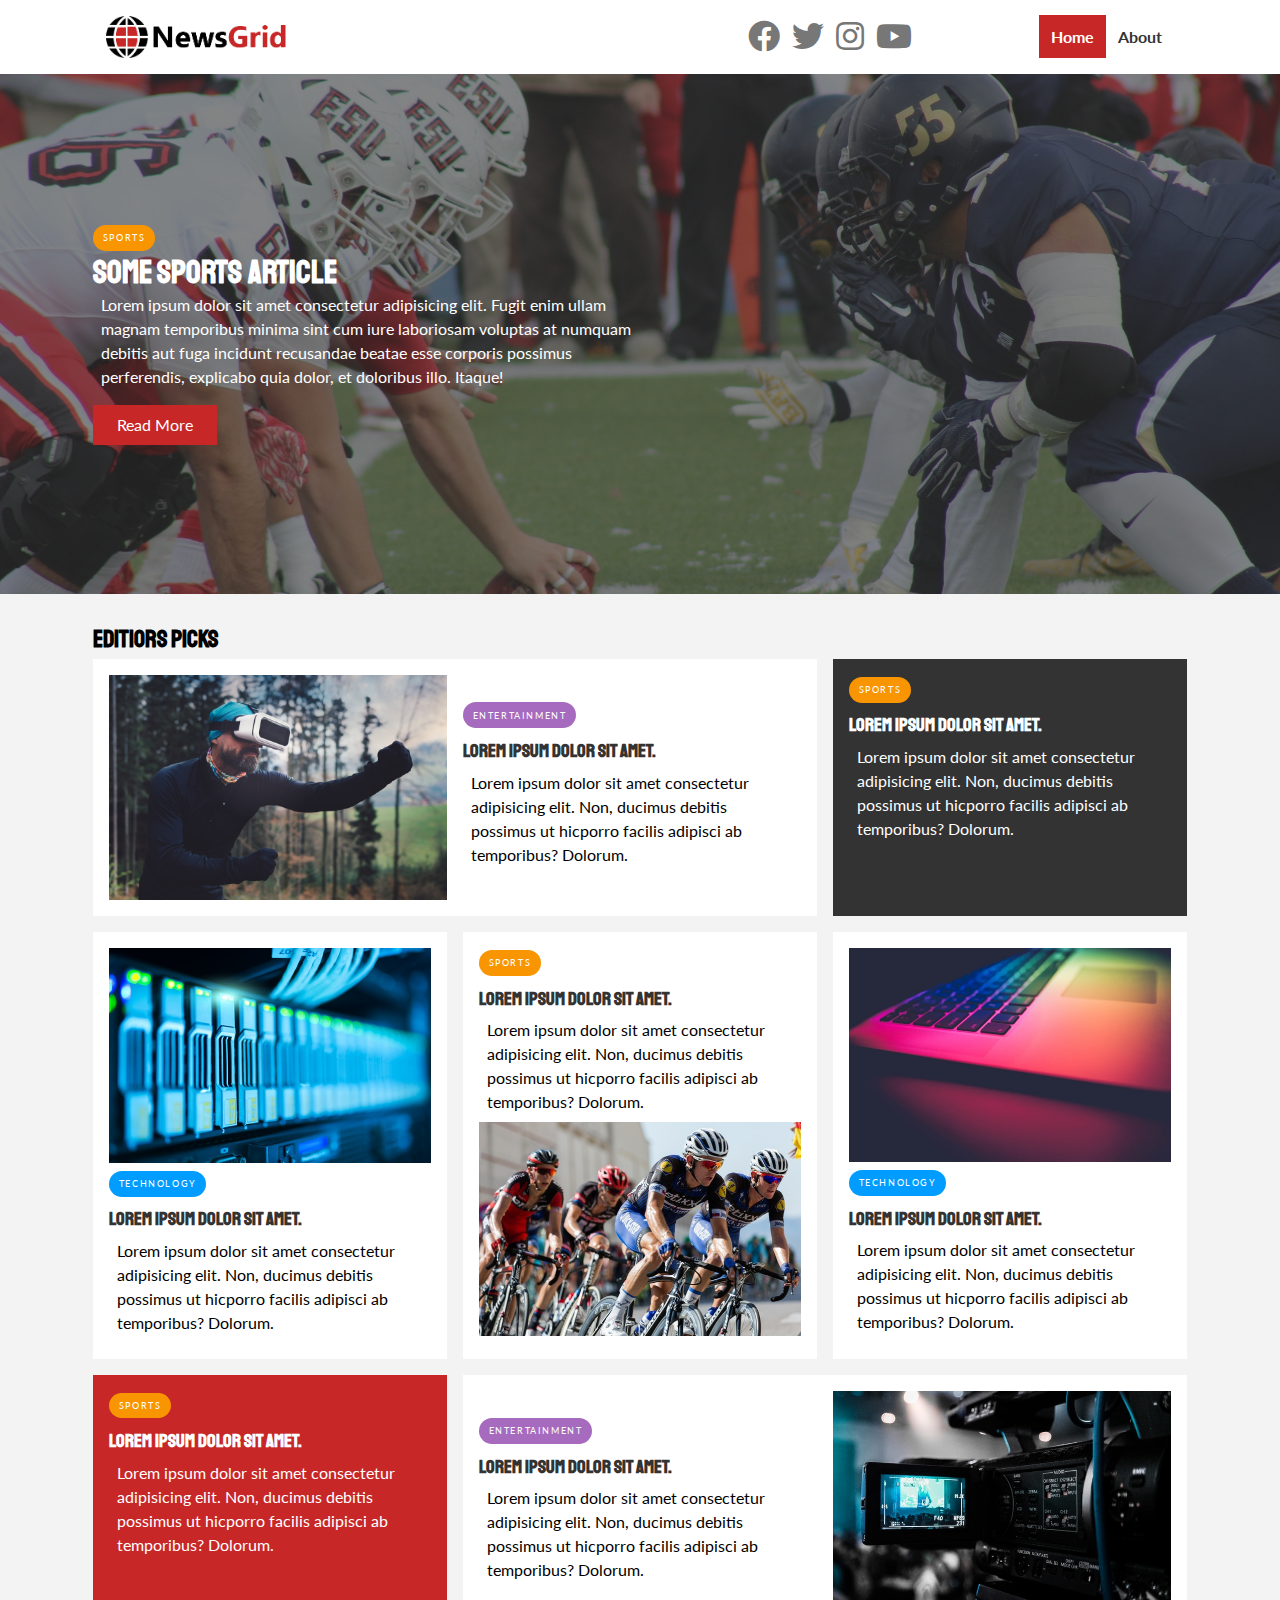
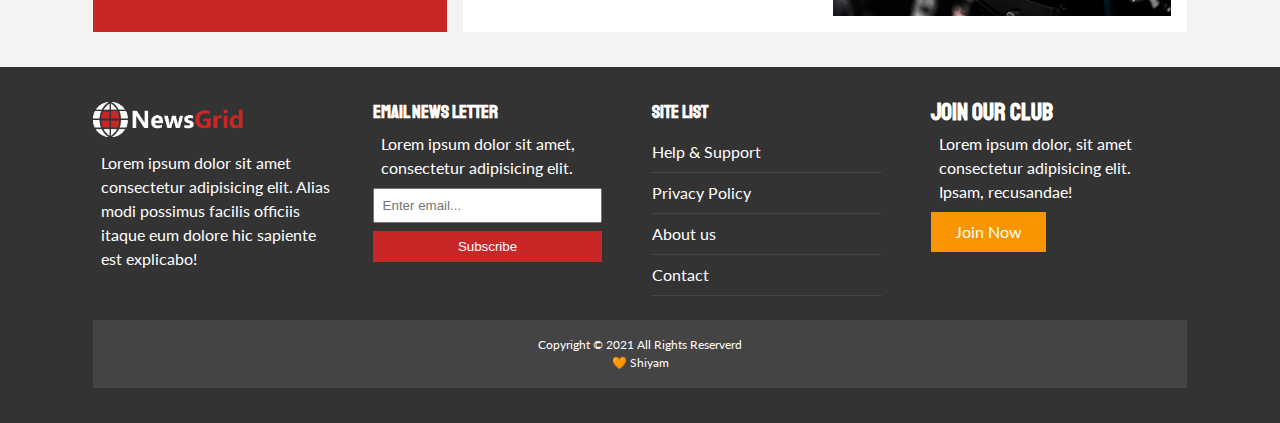
<file: index.html>
<!DOCTYPE html>
<html lang="en">

<head>
    <meta charset="UTF-8">
    <meta http-equiv="X-UA-Compatible" content="IE=edge">
    <meta name="viewport" content="width=device-width, initial-scale=1.0">
    <link rel="stylesheet" href="https://cdnjs.cloudflare.com/ajax/libs/font-awesome/5.15.4/css/all.min.css"
        integrity="sha512-1ycn6IcaQQ40/MKBW2W4Rhis/DbILU74C1vSrLJxCq57o941Ym01SwNsOMqvEBFlcgUa6xLiPY/NS5R+E6ztJQ=="
        crossorigin="anonymous" referrerpolicy="no-referrer" />
    <link rel="preconnect" href="https://fonts.googleapis.com">
    <link rel="preconnect" href="https://fonts.gstatic.com" crossorigin>
    <link href="https://fonts.googleapis.com/css2?family=Lato&family=Staatliches&display=swap" rel="stylesheet">
    <link rel="stylesheet" href="css/style.css">
    <link rel="stylesheet" media="screen and (max-width:768px)" href="css/mobile.css">
    <link rel="shortcut icon" type="image/x-icon" href="/favicon.ico">
    <title>NewsGrid | Latest News</title>

</head>

<body>
    <nav id="main-nav">
        <div class="container">
            <img src="/image_resources/logo.png" alt="NewsGrid" class="logo">
            <div class="social">
                <a href="http://facebook.com" target="_blank"><i class="fab fa-facebook fa-2x"></i></a>
                <a href="http://twitter.com" target="_blank"><i class="fab fa-twitter fa-2x"></i></a>
                <a href="http://instagram.com" target="_blank"><i class="fab fa-instagram fa-2x"></i></a>
                <a href="http://youtube.com" target="_blank"><i class="fab fa-youtube fa-2x"></i></a>
            </div>
            <ul>
                <li><a class="current" href="index.html">Home</a></li>
                <li><a href="about.html">About</a></li>
            </ul>
        </div>
    </nav>
    <!-- Show case -->
    <header id="showcase">
        <div class="container">
            <div class="showcase-container">
                <div class="showcase-content">
                    <div class="category category-sports">Sports</div>
                    <h1>Some Sports Article</h1>
                    <p>Lorem ipsum dolor sit amet consectetur adipisicing elit. Fugit enim ullam magnam temporibus
                        minima sint cum iure laboriosam voluptas at numquam debitis aut fuga incidunt recusandae beatae
                        esse corporis possimus perferendis, explicabo quia dolor, et doloribus illo. Itaque!</p>
                    <a href="/article.html" class="btn btn-primary">Read More</a>
                </div>


            </div>
        </div>
    </header>
    <!-- Home Articles -->
    <section id="home-articles" class="py-2">
        <div class="container">
            <h2>Editiors Picks</h2>
            <div class="articles-container">
                <article class="card">
                    <img src="image_resources/articles/ent1.jpg" alt="">
                    <div>
                        <div class="category category-ent">Entertainment</div>
                        <h3>
                            <a href="/article.html">Lorem ipsum dolor sit amet.</a>
                        </h3>
                        <p>Lorem ipsum dolor sit amet consectetur adipisicing elit. Non, ducimus debitis possimus ut
                            hicporro facilis adipisci ab temporibus? Dolorum.</p>
                    </div>
                </article>
                <article class="card bg-dark">
                    <div class="category category-sports">Sports</div>
                    <h3>
                        <a href="/article.html">Lorem ipsum dolor sit amet.</a>
                    </h3>
                    <p>Lorem ipsum dolor sit amet consectetur adipisicing elit. Non, ducimus debitis possimus ut
                        hicporro facilis adipisci ab temporibus? Dolorum.</p>
                </article>
                <article class="card">
                    <img src="image_resources/articles/tech1.jpg" alt="">
                    <div class="category category-tech">Technology</div>
                    <h3>
                        <a href="/article.html">Lorem ipsum dolor sit amet.</a>
                    </h3>
                    <p>Lorem ipsum dolor sit amet consectetur adipisicing elit. Non, ducimus debitis possimus ut
                        hicporro facilis adipisci ab temporibus? Dolorum.</p>

                </article>
                <article class="card">
                    <div class="category category-sports">Sports</div>
                    <h3>
                        <a href="/article.html">Lorem ipsum dolor sit amet.</a>
                    </h3>
                    <p>Lorem ipsum dolor sit amet consectetur adipisicing elit. Non, ducimus debitis possimus ut
                        hicporro facilis adipisci ab temporibus? Dolorum.</p>
                    <img src="image_resources/articles/sports1.jpg" alt="">
                </article>
                <article class="card">
                    <img src="image_resources/articles/tech2.jpg" alt="">
                    <div class="category category-tech">Technology</div>
                    <h3>
                        <a href="/article.html">Lorem ipsum dolor sit amet.</a>
                    </h3>
                    <p>Lorem ipsum dolor sit amet consectetur adipisicing elit. Non, ducimus debitis possimus ut
                        hicporro facilis adipisci ab temporibus? Dolorum.</p>
                </article>
                <article class="card bg-primary">
                    <div class="category category-sports">Sports</div>
                    <h3>
                        <a href="/article.html">Lorem ipsum dolor sit amet.</a>
                    </h3>
                    <p>Lorem ipsum dolor sit amet consectetur adipisicing elit. Non, ducimus debitis possimus ut
                        hicporro facilis adipisci ab temporibus? Dolorum.</p>
                </article>
                <article class="card">
                    <div>
                        <div class="category category-ent">Entertainment</div>
                        <h3>
                            <a href="/article.html">Lorem ipsum dolor sit amet.</a>
                        </h3>
                        <p>Lorem ipsum dolor sit amet consectetur adipisicing elit. Non, ducimus debitis possimus ut
                            hicporro facilis adipisci ab temporibus? Dolorum.</p>
                    </div>
                    <img src="image_resources/articles/ent2.jpg" alt="">
                </article>
            </div>

        </div>
        </div>
    </section>
    <!-- Footer -->
    <footer id="main-footer" class="py-2">
        <div class="container footer-container">
            <div>
                <img src="./image_resources/logo_light.png" alt="NewsGrid">
                <p>Lorem ipsum dolor sit amet consectetur adipisicing elit. Alias modi possimus facilis officiis itaque
                    eum dolore hic sapiente est explicabo!</p>
            </div>
            <div>
                <h3>Email News Letter</h3>
                <p>Lorem ipsum dolor sit amet, consectetur adipisicing elit.</p>
                <form name="contact" method="POST" data-netlify="true">
                    <input type="email" placeholder="Enter email...">
                    <input type="submit" value="Subscribe" class="btn btn-primary">
                </form>
            </div>
            <div>
                <h3>Site List</h3>
                <ul class="list">
                    <li><a href="#">Help & Support</a></li>
                    <li><a href="#">Privacy Policy</a></li>
                    <li><a href="#">About us</a></li>
                    <li><a href="#">Contact</a></li>
                </ul>
            </div>
            <div>
                <h2>Join our Club</h2>
                <p>Lorem ipsum dolor, sit amet consectetur adipisicing elit. Ipsam, recusandae! </p>
                <a href="#" class="btn btn-secondary">Join Now</a>
            </div>
            <div>
                <p>Copyright &copy; 2021 All Rights Reserverd <br>🧡 Shiyam</p>
            </div>

        </div>
    </footer>
</body>

</html>
</file>
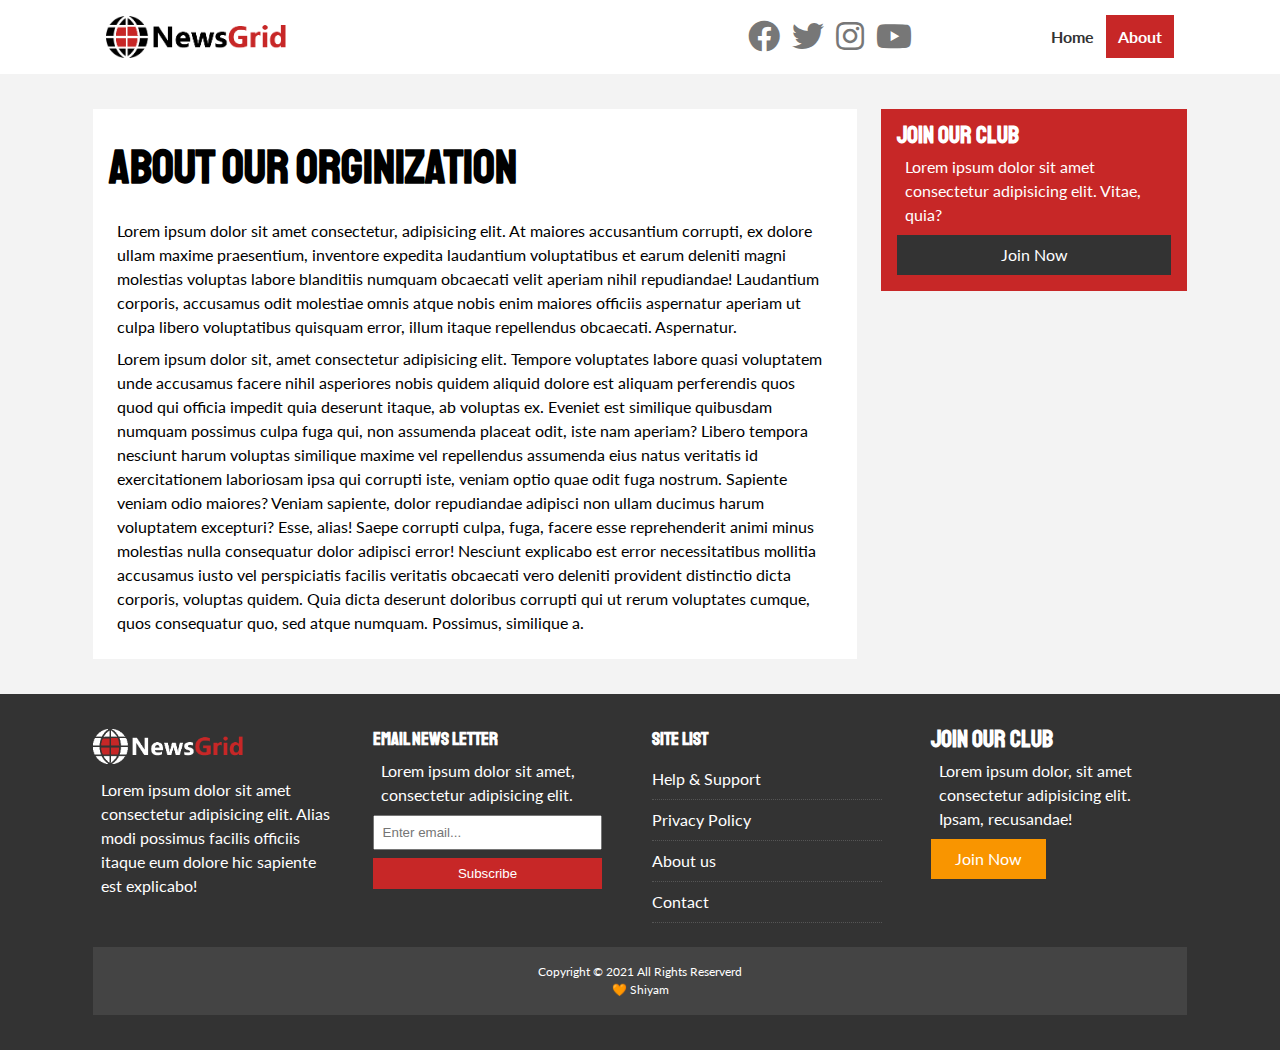
<file: about.html>
<!DOCTYPE html>
<html lang="en">

<head>
    <meta charset="UTF-8">
    <meta http-equiv="X-UA-Compatible" content="IE=edge">
    <meta name="viewport" content="width=device-width, initial-scale=1.0">
    <link rel="stylesheet" href="https://cdnjs.cloudflare.com/ajax/libs/font-awesome/5.15.4/css/all.min.css"
        integrity="sha512-1ycn6IcaQQ40/MKBW2W4Rhis/DbILU74C1vSrLJxCq57o941Ym01SwNsOMqvEBFlcgUa6xLiPY/NS5R+E6ztJQ=="
        crossorigin="anonymous" referrerpolicy="no-referrer" />
    <link rel="preconnect" href="https://fonts.googleapis.com">
    <link rel="preconnect" href="https://fonts.gstatic.com" crossorigin>
    <link href="https://fonts.googleapis.com/css2?family=Lato&family=Staatliches&display=swap" rel="stylesheet">
    <link rel="stylesheet" href="css/style.css">
    <link rel="stylesheet" media="screen and (max-width:768px)" href="css/mobile.css">
    <link rel="shortcut icon" type="image/x-icon" href="/favicon.ico">
    <title>NewsGrid | About</title>

</head>

<body>
    <nav id="main-nav">
        <div class="container">
            <img src="/image_resources/logo.png" alt="NewsGrid" class="logo">
            <div class="social">
                <a href="http://facebook.com" target="_blank"><i class="fab fa-facebook fa-2x"></i></a>
                <a href="http://twitter.com" target="_blank"><i class="fab fa-twitter fa-2x"></i></a>
                <a href="http://instagram.com" target="_blank"><i class="fab fa-instagram fa-2x"></i></a>
                <a href="http://youtube.com" target="_blank"><i class="fab fa-youtube fa-2x"></i></a>
            </div>
            <ul>
                <li><a href="index.html">Home</a></li>
                <li><a class="current" href="about.html">About</a></li>
            </ul>
        </div>
    </nav>
    <!-- Section -->
    <section id="about">
        <div class="container">
            <div class="page-container">
                <article class="card">
                    <h1 class="l-heading">About our Orginization</h1>
                    <p>Lorem ipsum dolor sit amet consectetur, adipisicing elit. At maiores accusantium corrupti, ex
                        dolore ullam maxime praesentium, inventore expedita laudantium voluptatibus et earum deleniti
                        magni molestias voluptas labore blanditiis numquam obcaecati velit aperiam nihil repudiandae!
                        Laudantium corporis, accusamus odit molestiae omnis atque nobis enim maiores officiis aspernatur
                        aperiam ut culpa libero voluptatibus quisquam error, illum itaque repellendus obcaecati.
                        Aspernatur.</p>
                    <p>Lorem ipsum dolor sit, amet consectetur adipisicing elit. Tempore voluptates labore quasi
                        voluptatem unde accusamus facere nihil asperiores nobis quidem aliquid dolore est aliquam
                        perferendis quos quod qui officia impedit quia deserunt itaque, ab voluptas ex. Eveniet est
                        similique quibusdam numquam possimus culpa fuga qui, non assumenda placeat odit, iste nam
                        aperiam? Libero tempora nesciunt harum voluptas similique maxime vel repellendus assumenda eius
                        natus veritatis id exercitationem laboriosam ipsa qui corrupti iste, veniam optio quae odit fuga
                        nostrum. Sapiente veniam odio maiores? Veniam sapiente, dolor repudiandae adipisci non ullam
                        ducimus harum voluptatem excepturi? Esse, alias! Saepe corrupti culpa, fuga, facere esse
                        reprehenderit animi minus molestias nulla consequatur dolor adipisci error! Nesciunt explicabo
                        est error necessitatibus mollitia accusamus iusto vel perspiciatis facilis veritatis obcaecati
                        vero deleniti provident distinctio dicta corporis, voluptas quidem. Quia dicta deserunt
                        doloribus corrupti qui ut rerum voluptates cumque, quos consequatur quo, sed atque numquam.
                        Possimus, similique a.</p>

                </article>
                <aside class="card bg-primary">
                    <h2>Join our Club</h2>
                    <p>Lorem ipsum dolor sit amet consectetur adipisicing elit. Vitae, quia?</p>
                    <a href="#" class="btn btn-dark btn-block">Join Now</a>
                </aside>

            </div>
        </div>
    </section>

    <!-- Footer -->
    <footer id="main-footer" class="py-2">
        <div class="container footer-container">
            <div>
                <img src="./image_resources/logo_light.png" alt="NewsGrid">
                <p>Lorem ipsum dolor sit amet consectetur adipisicing elit. Alias modi possimus facilis officiis itaque
                    eum dolore hic sapiente est explicabo!</p>
            </div>
            <div>
                <h3>Email News Letter</h3>
                <p>Lorem ipsum dolor sit amet, consectetur adipisicing elit.</p>
                <form name="contact" method="POST" data-netlify="true">
                    <input type="email" placeholder="Enter email...">
                    <input type="submit" value="Subscribe" class="btn btn-primary">
                </form>
            </div>
            <div>
                <h3>Site List</h3>
                <ul class="list">
                    <li><a href="#">Help & Support</a></li>
                    <li><a href="#">Privacy Policy</a></li>
                    <li><a href="#">About us</a></li>
                    <li><a href="#">Contact</a></li>
                </ul>
            </div>
            <div>
                <h2>Join our Club</h2>
                <p>Lorem ipsum dolor, sit amet consectetur adipisicing elit. Ipsam, recusandae! </p>
                <a href="#" class="btn btn-secondary">Join Now</a>
            </div>
            <div>
                <p>Copyright &copy; 2021 All Rights Reserverd <br>🧡 Shiyam</p>
            </div>

        </div>
    </footer>
</body>

</html>
</file>
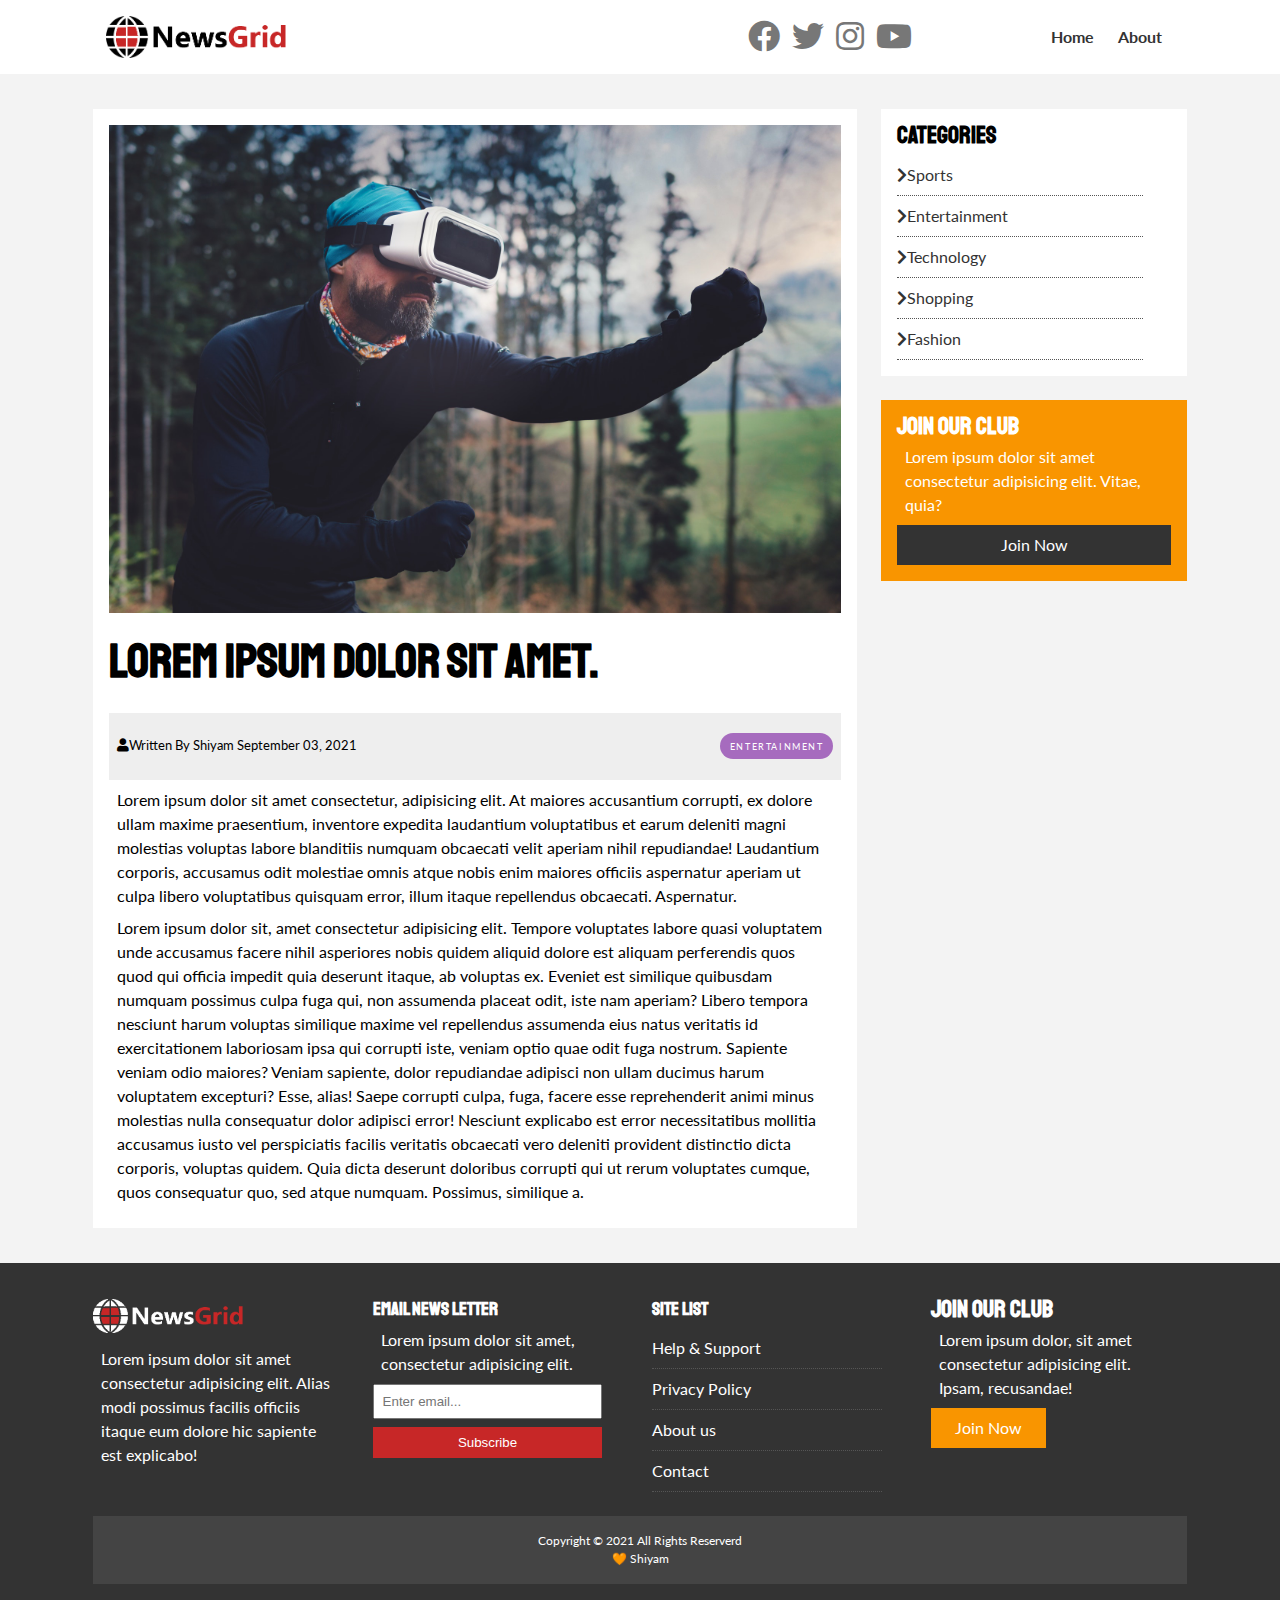
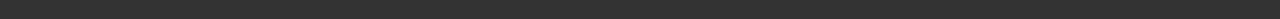
<file: article.html>
<!DOCTYPE html>
<html lang="en">

<head>
    <meta charset="UTF-8">
    <meta http-equiv="X-UA-Compatible" content="IE=edge">
    <meta name="viewport" content="width=device-width, initial-scale=1.0">
    <link rel="stylesheet" href="https://cdnjs.cloudflare.com/ajax/libs/font-awesome/5.15.4/css/all.min.css"
        integrity="sha512-1ycn6IcaQQ40/MKBW2W4Rhis/DbILU74C1vSrLJxCq57o941Ym01SwNsOMqvEBFlcgUa6xLiPY/NS5R+E6ztJQ=="
        crossorigin="anonymous" referrerpolicy="no-referrer" />
    <link rel="preconnect" href="https://fonts.googleapis.com">
    <link rel="preconnect" href="https://fonts.gstatic.com" crossorigin>
    <link href="https://fonts.googleapis.com/css2?family=Lato&family=Staatliches&display=swap" rel="stylesheet">
    <link rel="stylesheet" href="css/style.css">
    <link rel="stylesheet" media="screen and (max-width:768px)" href="css/mobile.css">
    <link rel="shortcut icon" type="image/x-icon" href="/favicon.ico">
    <title>NewsGrid | Latest News</title>

</head>

<body>
    <nav id="main-nav">
        <div class="container">
            <img src="/image_resources/logo.png" alt="NewsGrid" class="logo">
            <div class="social">
                <a href="http://facebook.com" target="_blank"><i class="fab fa-facebook fa-2x"></i></a>
                <a href="http://twitter.com" target="_blank"><i class="fab fa-twitter fa-2x"></i></a>
                <a href="http://instagram.com" target="_blank"><i class="fab fa-instagram fa-2x"></i></a>
                <a href="http://youtube.com" target="_blank"><i class="fab fa-youtube fa-2x"></i></a>
            </div>
            <ul>
                <li><a href="index.html">Home</a></li>
                <li><a href="about.html">About</a></li>
            </ul>
        </div>
    </nav>
    <!-- Section -->
    <section id="article">
        <div class="container">
            <div class="page-container">
                <article class="card">
                    <img src="./image_resources/articles/ent1.jpg" alt="">
                    <h1 class="l-heading">Lorem ipsum dolor sit amet.</h1>
                    <div class="meta">
                        <small>
                            <i class="fas fa-user"></i>Written By Shiyam September 03, 2021
                        </small>
                        <div class="category category-ent">Entertainment</div>
                    </div>
                    <p>Lorem ipsum dolor sit amet consectetur, adipisicing elit. At maiores accusantium corrupti, ex
                        dolore ullam maxime praesentium, inventore expedita laudantium voluptatibus et earum deleniti
                        magni molestias voluptas labore blanditiis numquam obcaecati velit aperiam nihil repudiandae!
                        Laudantium corporis, accusamus odit molestiae omnis atque nobis enim maiores officiis aspernatur
                        aperiam ut culpa libero voluptatibus quisquam error, illum itaque repellendus obcaecati.
                        Aspernatur.</p>
                    <p>Lorem ipsum dolor sit, amet consectetur adipisicing elit. Tempore voluptates labore quasi
                        voluptatem unde accusamus facere nihil asperiores nobis quidem aliquid dolore est aliquam
                        perferendis quos quod qui officia impedit quia deserunt itaque, ab voluptas ex. Eveniet est
                        similique quibusdam numquam possimus culpa fuga qui, non assumenda placeat odit, iste nam
                        aperiam? Libero tempora nesciunt harum voluptas similique maxime vel repellendus assumenda eius
                        natus veritatis id exercitationem laboriosam ipsa qui corrupti iste, veniam optio quae odit fuga
                        nostrum. Sapiente veniam odio maiores? Veniam sapiente, dolor repudiandae adipisci non ullam
                        ducimus harum voluptatem excepturi? Esse, alias! Saepe corrupti culpa, fuga, facere esse
                        reprehenderit animi minus molestias nulla consequatur dolor adipisci error! Nesciunt explicabo
                        est error necessitatibus mollitia accusamus iusto vel perspiciatis facilis veritatis obcaecati
                        vero deleniti provident distinctio dicta corporis, voluptas quidem. Quia dicta deserunt
                        doloribus corrupti qui ut rerum voluptates cumque, quos consequatur quo, sed atque numquam.
                        Possimus, similique a.</p>

                </article>
                <aside id="categories" class="card">
                    <h2>Categories</h2>
                    <ul class="list">
                        <li><a href="#"><i class="fas fa-chevron-right"></i>Sports</a></li>
                        <li><a href="#"><i class="fas fa-chevron-right"></i>Entertainment</a></li>
                        <li><a href="#"><i class="fas fa-chevron-right"></i>Technology</a></li>
                        <li><a href="#"><i class="fas fa-chevron-right"></i>Shopping</a></li>
                        <li><a href="#"><i class="fas fa-chevron-right"></i>Fashion</a></li>
                    </ul>
                </aside>

                <aside class="card bg-secondary">
                    <h2>Join our Club</h2>
                    <p>Lorem ipsum dolor sit amet consectetur adipisicing elit. Vitae, quia?</p>
                    <a href="#" class="btn btn-dark btn-block">Join Now</a>
                </aside>

            </div>
        </div>
    </section>

    <!-- Footer -->
    <footer id="main-footer" class="py-2">
        <div class="container footer-container">
            <div>
                <img src="./image_resources/logo_light.png" alt="NewsGrid">
                <p>Lorem ipsum dolor sit amet consectetur adipisicing elit. Alias modi possimus facilis officiis itaque
                    eum dolore hic sapiente est explicabo!</p>
            </div>
            <div>
                <h3>Email News Letter</h3>
                <p>Lorem ipsum dolor sit amet, consectetur adipisicing elit.</p>
                <form name="contact" method="POST" data-netlify="true">
                    <input type="email" placeholder="Enter email...">
                    <input type="submit" value="Subscribe" class="btn btn-primary">
                </form>
            </div>
            <div>
                <h3>Site List</h3>
                <ul class="list">
                    <li><a href="#">Help & Support</a></li>
                    <li><a href="#">Privacy Policy</a></li>
                    <li><a href="#">About us</a></li>
                    <li><a href="#">Contact</a></li>
                </ul>
            </div>
            <div>
                <h2>Join our Club</h2>
                <p>Lorem ipsum dolor, sit amet consectetur adipisicing elit. Ipsam, recusandae! </p>
                <a href="#" class="btn btn-secondary">Join Now</a>
            </div>
            <div>
                <p>Copyright &copy; 2021 All Rights Reserverd <br>🧡 Shiyam</p>
            </div>

        </div>
    </footer>
</body>

</html>
</file>
<file: css/style.css>
:root {
  --primary-color: #c72727;
  --secondary-color: #f99500;
  --light-color: #f3f3f3;
  --dark-color: #333;
  --max-width: 1100px;
}

.category {
  --sports-color: #f99500;
  --ent-color: #a66bbe;
  --tech-color: #009cff;
}

* {
  margin: 0;
  padding: 0;
  box-sizing: border-box;
}

body {
  font-family: "Lato", sans-serif;
  line-height: 1.5;
  background: var(--light-color);
}

a {
  color: #333;
  text-decoration: none;
}
ul {
  list-style: none;
}
p {
  margin: 0.5rem;
}

img {
  width: 100%;
}

h1,
h2,
h3,
h4,
h5,
h6 {
  font-family: "Staatliches", cursive;
  margin-bottom: 0.55rem;
  line-height: 1.3rem;
}

/* Utility */

.container {
  max-width: var(--max-width);
  margin: auto;
  padding: 0.2rem;
  overflow: hidden;
}

.category {
  display: inline-block;
  letter-spacing: 0.1rem;
  color: #fff;
  font-size: 0.55rem;
  text-transform: uppercase;
  padding: 0.4rem 0.6rem;
  border-radius: 15px;
  margin-bottom: 0.8rem;
}

.category-sports {
  background: var(--sports-color);
}
.category-ent {
  background: var(--ent-color);
}
.category-tech {
  background: var(--tech-color);
}

.btn {
  display: inline-block;
  border: none;
  background: var(--dark-color);
  color: #fff;
  padding: 0.5rem 1.5rem;
}
.btn-light {
  background: var(--light-color);
}
.btn-primary {
  background: var(--primary-color);
}
.btn-secondary {
  background: var(--secondary-color);
}

.btn:hover {
  opacity: 0.8;
}

.btn-block {
  display: block;
  width: 100%;
  text-align: center;
}

.card {
  background: #fff;
  padding: 1rem;
}

.bg-dark {
  background: var(--dark-color);
  color: #fff;
}
.bg-primary {
  background: var(--primary-color);
  color: #fff;
}
.bg-secondary {
  background: var(--secondary-color);
  color: #fff;
}
.py-1 {
  padding: 1.5rem 0;
}
.py-2 {
  padding: 2rem 0;
}

.py-3 {
  padding: 3rem 0;
}

.p-1 {
  padding: 1.5rem;
}

.p-2 {
  padding: 2rem;
}

.p3 {
  padding: 3rem;
}

.l-heading {
  font-size: 3rem;
  padding: 2rem 0;
}

.bg-dark h1,
.bg-dark h2,
.bg-dark h3,
.bg-dark a,
.bg-primary h1,
.bg-primary h2,
.bg-primary h3,
.bg-primary a,
.bg-secondary h1,
.bg-secondary h2,
.bg-secondary h3,
.bg-secondary a {
  color: #fff;
}

.list li {
  padding: 0.5rem 0;
  border-bottom: #555 dotted 1px;
  width: 90%;
}

.list li a:hover {
  color: var(--primary-color) !important;
}

/* Inner page grid container */
.page-container {
  display: grid;
  grid-template-columns: 5fr 2fr;
  margin: 2rem 0;
  grid-gap: 1.5rem;
}
.page-container > *:first-child {
  grid-row: 1 / span 3;
}
/* Navigation */

#main-nav {
  background: #fff;
  position: sticky;
  top: 0;
  z-index: 2;
}

#main-nav .container {
  display: grid;
  grid-template-columns: 6fr 3fr 2fr;
  padding: 1rem;
  align-items: center;
}

#main-nav .logo {
  width: 180px;
}

#main-nav ul {
  justify-self: end;
  display: flex;
}

#main-nav ul li a {
  padding: 0.75rem;
  font-weight: bold;
}

#main-nav ul li a.current {
  background: var(--primary-color);
  color: #fff;
}
#main-nav ul li a:hover {
  background: var(--light-color);
  color: var(--dark-color);
}

#main-nav .social {
  justify-self: center;
}

#main-nav .social i {
  color: #777;
  margin-right: 0.5rem;
}

/* Showcase */

#showcase {
  color: #fff;
  background: #333;
  padding: 2rem;
  position: relative;
}

#showcase::before {
  content: "";
  background: url(../image_resources/featured.jpg) no-repeat center center/cover;
  position: absolute;
  top: 0;
  left: 0;
  width: 100%;
  height: 100%;
  opacity: 0.4;
}

#showcase .showcase-container {
  display: grid;
  grid-template-columns: repeat(2, 1fr);
  justify-content: center;
  align-items: center;
  height: 50vh;
}

#showcase .showcase-content {
  z-index: 1;
}

#showcase .showcase-content p {
  margin-bottom: 1rem;
}

/* Home Articles */
#home-articles .articles-container {
  display: grid;
  grid-template-columns: repeat(3, 1fr);
  grid-gap: 1rem;
}

#home-articles .articles-container > *:first-child,
#home-articles .articles-container > *:last-child {
  display: grid;
  grid-template-columns: repeat(2, 1fr);
  grid-gap: 1rem;
  align-items: center;
  grid-column: 1 / span 2;
}
#home-articles .articles-container > *:last-child {
  grid-column: 2 / span 2;
}

#article .meta {
  display: flex;
  justify-content: space-between;
  align-items: center;
  background: #eee;
  padding: 0.5rem;
}

#article .meta .category {
  margin-top: 0.8rem;
}
/* Footer */

#main-footer {
  background: var(--dark-color);
  color: #fff;
}

#main-footer img {
  width: 150px;
}

#main-footer a {
  color: white;
}

#main-footer .footer-container {
  display: grid;
  grid-template-columns: repeat(4, 1fr);
  grid-gap: 1.5rem;
}

#main-footer .footer-container > *:last-child {
  background: #444;
  grid-column: 1 / span 4;
  padding: 0.5rem;
  text-align: center;
  font-size: 0.75rem;
}

#main-footer .footer-container input[type="email"] {
  width: 90%;
  padding: 0.5rem;
  margin-bottom: 0.5rem;
}

#main-footer .footer-container input[type="submit"] {
  width: 90%;
}
</file>
<file: css/mobile.css>
/* Navigation */

#main-nav .social {
  display: none;
}

#main-nav .container {
  grid-template-columns: 1fr;
  grid-gap: 1.2rem;
}

#main-nav ul,
#main-nav .logo {
  justify-self: center;
}

#main-nav .logo {
  width: 140px;
}
#main-nav ul li a {
  padding: 0.5rem;
}

#main-nav .container > *:last-child {
  font-size: 0.9rem;
}

#home-articles .articles-container {
  grid-template-columns: repeat(2, 1fr);
}

#home-articles .articles-container > *:first-child,
#home-articles .articles-container > *:last-child {
  grid-template-columns: 1fr;
  grid-column: 1;
}

@media (max-width: 600px) {
  /* Stack Grid COontainer */

  #showcase .showcase-container,
  #home-articles .articles-container,
  #main-footer .footer-container {
    grid-template-columns: 1fr;
    padding: 0.6rem;
  }

  #main-footer .footer-container > *:last-child {
    grid-column: 1;
  }

  #main-footer .footer-container > *:first-child,
  #main-footer .footer-container > *:nth-child(2) {
    border-bottom: #444 dotted 1px;
  }

  .page-container {
    grid-template-columns: 1fr;
    text-align: center;
  }
  .l-heading {
    font-size: 2rem;
    padding: 1rem 0;
  }

  .page-container > *:first-child {
    grid-row: 1;
  }
  #home-articles h2 {
    margin-left: 1.5rem;
  }
  .l-heading {
    font-size: 2rem;
  }
}
</file>
